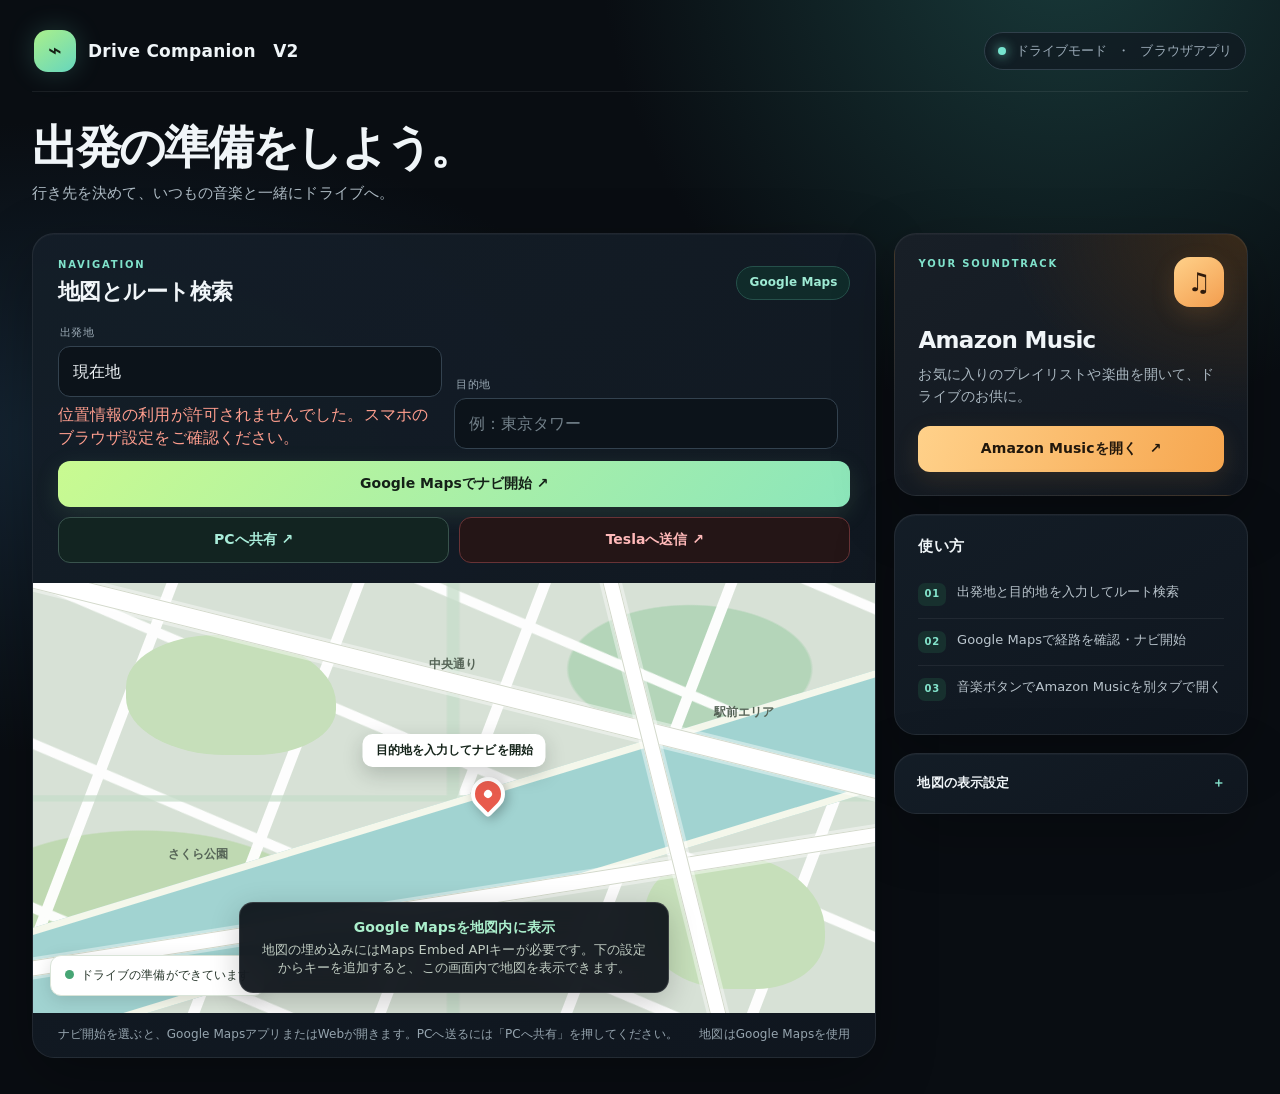
<file: index.html>
<!doctype html>
<html lang="ja">
<head>
<meta charset="utf-8"><meta name="viewport" content="width=device-width,initial-scale=1"><meta name="theme-color" content="#101713">
<title>Drive Companion　V2</title>
<style>
:root{color-scheme:dark;--bg:#101713;--panel:#18221c;--panel2:#202d25;--line:#304137;--muted:#a2b2a7;--text:#f2f7f3;--green:#b9f278;--mint:#70dfb0;--orange:#ffc477}*{box-sizing:border-box}body{margin:0;background:radial-gradient(ellipse at 78% 0%,#233b2d 0,transparent 36%),var(--bg);font:16px/1.45 system-ui,-apple-system,"Segoe UI",sans-serif;color:var(--text);min-height:100vh}.shell{max-width:1440px;margin:auto;padding:26px 32px 36px}.top{display:flex;align-items:center;justify-content:space-between;margin-bottom:24px}.brand{display:flex;align-items:center;gap:12px;font-size:19px;font-weight:750;letter-spacing:.02em}.brand-icon{width:42px;height:42px;border-radius:14px;background:var(--green);color:#172116;display:grid;place-items:center;font-size:23px}.top-right{display:flex;align-items:center;gap:10px;color:var(--muted);font-size:13px}.live{width:8px;height:8px;background:var(--mint);border-radius:50%;box-shadow:0 0 12px var(--mint)}h1{font-size:clamp(27px,3vw,38px);letter-spacing:-.035em;margin:0 0 6px}.intro{color:var(--muted);margin:0 0 25px}.layout{display:grid;grid-template-columns:minmax(0,1.65fr) minmax(310px,.8fr);gap:20px}.card{background:linear-gradient(145deg,#1b2720,#17201b);border:1px solid var(--line);border-radius:23px;overflow:hidden;box-shadow:0 15px 45px #0002}.map-card{min-height:670px;display:flex;flex-direction:column}.card-head{padding:21px 23px 15px;display:flex;align-items:center;justify-content:space-between}.eyebrow{font-size:11px;color:var(--mint);font-weight:800;letter-spacing:.12em;text-transform:uppercase}.card-title{font-size:20px;font-weight:700;margin-top:3px}.badge{background:#25372b;color:var(--green);border-radius:99px;padding:7px 11px;font-size:12px}.form{padding:0 23px 19px;display:grid;grid-template-columns:1fr 1fr auto;gap:10px}.field{position:relative}.field label{display:block;color:var(--muted);font-size:11px;margin:0 0 5px 2px}.field input,.keyrow input{width:100%;border:1px solid #3a4b40;background:#111a14;color:var(--text);padding:12px 13px;border-radius:12px;font:inherit;outline:none}.field input:focus,.keyrow input:focus{border-color:var(--mint);box-shadow:0 0 0 3px #70dfb022}.route-btn,.secondary,.music-btn{border:0;border-radius:12px;cursor:pointer;font:700 14px system-ui;transition:transform .15s,filter .15s}.route-btn:hover,.secondary:hover,.music-btn:hover{filter:brightness(1.08);transform:translateY(-1px)}.route-btn{align-self:end;background:var(--green);color:#142017;padding:13px 18px}.mapbox{position:relative;flex:1;min-height:400px;background:#dce3d6;color:#15241a;overflow:hidden}.mapbox iframe{width:100%;height:100%;min-height:400px;border:0;display:none}.mapbox.has-map iframe{display:block}.map-art{position:absolute;inset:0;overflow:hidden;background:#dfe8db}.mapbox.has-map .map-art{display:none}.map-art:before{content:"";position:absolute;inset:-15%;background:repeating-linear-gradient(28deg,transparent 0 82px,#fff 83px 91px,transparent 92px 151px),repeating-linear-gradient(116deg,transparent 0 94px,#fff 95px 104px,transparent 105px 174px);opacity:.92;transform:rotate(-5deg)}.map-art:after{content:"";position:absolute;inset:0;background:linear-gradient(90deg,transparent 49%,#c6ddca 49.3%,#c6ddca 50.5%,transparent 50.8%),linear-gradient(0deg,transparent 49%,#c6ddca 49.3%,#c6ddca 50.5%,transparent 50.8%);opacity:.75}.river{position:absolute;width:150%;height:115px;left:-12%;top:43%;background:#a8d8d0;transform:rotate(-17deg);border:7px solid #f4f7eb;z-index:1}.road{position:absolute;background:#fff;z-index:2;border:1px solid #d3d9cb;box-shadow:0 0 0 3px #ffffff6b}.r1{height:20px;width:120%;top:24%;left:-4%;transform:rotate(14deg)}.r2{height:16px;width:115%;top:72%;left:-7%;transform:rotate(-9deg)}.r3{height:16px;width:110%;top:48%;left:20%;transform:rotate(76deg)}.park{position:absolute;z-index:1;background:#c6dfba;border-radius:45% 60% 40% 50%;width:210px;height:120px;left:11%;top:12%}.park.p2{width:180px;height:135px;right:6%;left:auto;top:63%}.map-label{position:absolute;z-index:3;font-size:12px;color:#566457;font-weight:650}.l1{top:17%;left:47%}.l2{top:61%;left:16%}.l3{top:28%;right:12%}.pin{position:absolute;z-index:4;top:45%;left:52%;width:34px;height:34px;border-radius:50% 50% 50% 4px;transform:rotate(-45deg);background:#e85b4d;border:4px solid #fff;box-shadow:0 4px 12px #0004}.pin:after{content:"";position:absolute;width:8px;height:8px;border-radius:50%;background:white;top:9px;left:9px}.map-note{position:absolute;z-index:5;left:50%;top:calc(45% - 43px);transform:translateX(-50%);background:#fff;padding:7px 12px;border-radius:9px;font-size:12px;font-weight:700;box-shadow:0 3px 14px #0002;white-space:nowrap}.map-legend{position:absolute;z-index:5;left:17px;bottom:17px;border-radius:13px;padding:12px 15px;background:#fff;color:#26352a;box-shadow:0 4px 18px #0002;font-size:12px}.legend-dot{display:inline-block;width:9px;height:9px;background:#46a574;border-radius:50%;margin-right:7px}.map-overlay{position:absolute;inset:0;z-index:6;display:flex;align-items:flex-end;justify-content:center;padding:22px;pointer-events:none}.map-overlay button{pointer-events:auto}.mapbox.has-map .map-overlay{display:none}.map-message{max-width:430px;width:100%;text-align:center;background:#111a14ed;color:white;border:1px solid #516156;border-radius:15px;padding:14px 16px;font-size:13px;box-shadow:0 8px 30px #0003}.map-message strong{display:block;color:var(--green);font-size:14px;margin-bottom:3px}.map-message p{margin:0;color:#c0ccc2}.map-foot{padding:13px 20px;color:var(--muted);font-size:12px;display:flex;justify-content:space-between;gap:12px;align-items:center}.rightcol{display:flex;flex-direction:column;gap:20px}.music-card{padding:22px;min-height:263px;display:flex;flex-direction:column}.music-top{display:flex;justify-content:space-between;align-items:flex-start}.music-icon{width:50px;height:50px;border-radius:16px;background:#2a2520;color:#f3a84e;display:grid;place-items:center;font-size:26px}.music-card h2{font-size:22px;margin:17px 0 5px}.music-card p{color:var(--muted);font-size:14px;margin:0 0 19px}.music-btn{margin-top:auto;text-decoration:none;text-align:center;display:block;padding:13px 15px;background:#f0a64d;color:#23180e}.arrow{margin-left:8px}.tips{padding:21px}.tips h2{font-size:16px;margin:0 0 13px}.tip{display:flex;gap:11px;color:#bdc9bf;font-size:13px;padding:10px 0;border-top:1px solid #2b3a30}.tip:first-of-type{border:0}.tip-icon{color:var(--green)}.settings{padding:20px 21px}.settings summary{cursor:pointer;font-weight:700;font-size:14px;list-style:none;display:flex;justify-content:space-between}.settings summary:after{content:"＋";color:var(--green)}.settings[open] summary:after{content:"－"}.settings p{color:var(--muted);font-size:12px;margin:11px 0}.keyrow{display:flex;gap:8px}.keyrow input{font-size:12px}.secondary{background:#314238;color:#e5efe8;padding:0 12px}.status{font-size:11px;color:var(--muted);min-height:16px;margin-top:8px}.toast{position:fixed;bottom:20px;left:50%;transform:translate(-50%,20px);opacity:0;background:#26362b;border:1px solid #58705e;padding:10px 15px;border-radius:12px;color:#e6f3e7;font-size:13px;transition:.2s;pointer-events:none}.toast.show{opacity:1;transform:translate(-50%,0)}@media(max-width:850px){.layout{grid-template-columns:1fr}.map-card{min-height:620px}.rightcol{display:grid;grid-template-columns:1fr 1fr}.music-card{grid-row:span 2}}@media(max-width:570px){.shell{padding:18px 14px 25px}.top{margin-bottom:20px}.top-right{font-size:11px}.intro{font-size:14px}.layout{gap:14px}.map-card{min-height:600px}.card-head{padding:17px 16px 13px}.form{padding:0 16px 15px;grid-template-columns:1fr 1fr}.route-btn{grid-column:1/-1}.mapbox,.mapbox iframe{min-height:370px}.rightcol{display:flex}.music-card{min-height:245px}.map-foot{align-items:flex-start;flex-direction:column}.map-note{font-size:11px}.map-message{padding:11px}}
</style>
<style>
:root{--bg:#090d12;--panel:#111923;--panel2:#17222e;--line:#263442;--muted:#9babb8;--text:#f0f5f8;--green:#b9f278;--mint:#76e4cf;--orange:#ffbd69}
body{background:radial-gradient(ellipse at 83% -8%,#193b3b 0,transparent 31%),radial-gradient(ellipse at 5% 40%,#142432 0,transparent 34%),var(--bg);letter-spacing:.005em}
.shell{max-width:1480px;padding-top:30px}
.top{padding:0 2px 19px;border-bottom:1px solid #ffffff12;margin-bottom:30px}
.brand{font-size:17px;letter-spacing:.015em}.brand-icon{background:linear-gradient(145deg,#aaf08b,#66d6bd);box-shadow:0 0 28px #76e4cf33}
.top-right{padding:9px 13px;border:1px solid #30404b;background:#101820b8;border-radius:99px}
h1{font-size:clamp(30px,3.7vw,46px);letter-spacing:-.05em;line-height:1.1}.intro{font-size:15px;margin:10px 0 29px;color:#aebbc4}
.layout{grid-template-columns:minmax(0,1.72fr) minmax(300px,.72fr);gap:18px}
.card{background:linear-gradient(150deg,#141e28f5,#101720f5);border:1px solid #ffffff12;border-radius:22px;box-shadow:0 18px 60px #0004,inset 0 1px #ffffff08}
.map-card{min-height:690px}.card-head{padding:24px 25px 17px}.eyebrow{color:#80e2cb;font-size:10px;letter-spacing:.18em}.card-title{font-size:22px;letter-spacing:-.025em}.badge{background:#102b2a;border:1px solid #25504a;color:#9eebd4;padding:7px 12px;font-weight:700}
.form{padding:0 25px 20px;gap:12px;align-items:end}.field label{font-size:11px;letter-spacing:.035em;color:#9cabb6}.field input,.keyrow input{border-color:#33424f;background:#0c131a;border-radius:12px;padding:13px 14px}.field input::placeholder{color:#73818a}.field input:focus,.keyrow input:focus{border-color:#76e4cf;box-shadow:0 0 0 3px #76e4cf1a}
.route-btn{background:linear-gradient(130deg,#c9fa91,#8ce6bb);padding:14px 18px;box-shadow:0 7px 24px #99e99a20}.route-btn,.locate-btn,.music-btn{transition:transform .18s ease,filter .18s ease,box-shadow .18s ease}.route-btn:hover,.locate-btn:hover,.music-btn:hover{transform:translateY(-2px);filter:brightness(1.07)}
.origin-row{gap:8px}.gps-status{margin-top:6px;min-height:15px}.gps-status.error{color:#ff9e8e}.gps-status.success{color:#76e4cf}
.mapbox,.mapbox iframe{min-height:430px}.map-art{background-color:#d7e1d6;background-image:radial-gradient(ellipse at 78% 20%,#b4d5b9 0 13%,transparent 13.3%),radial-gradient(ellipse at 13% 76%,#bfd9b2 0 17%,transparent 17.3%)}.map-art:before{background:repeating-linear-gradient(28deg,transparent 0 82px,#fff 83px 92px,transparent 93px 151px),repeating-linear-gradient(116deg,transparent 0 94px,#fff 95px 105px,transparent 106px 174px);opacity:.96}.river{background:#a1d3d1}.map-note{border-radius:10px;padding:8px 13px;box-shadow:0 7px 20px #18241c35}.map-legend{border:1px solid #d9e4d8;border-radius:11px;padding:11px 14px}.map-overlay{padding:20px}.map-message{background:#0b1117ed;border-color:#ffffff22;backdrop-filter:blur(12px);border-radius:14px}.map-message strong{color:#abefcc}
.map-foot{padding:13px 25px;color:#96a5af}.rightcol{gap:18px}.music-card{padding:23px;min-height:255px;background:radial-gradient(ellipse at 100% 0%,#382919 0,transparent 48%),linear-gradient(150deg,#181f27,#121820)}.music-icon{background:linear-gradient(145deg,#ffd18a,#f39d4e);color:#301b0c;box-shadow:0 8px 24px #f39d4e25}.music-card h2{font-size:23px;letter-spacing:-.03em}.music-card p{color:#aab7c0;line-height:1.6}.music-btn{border-radius:12px;background:linear-gradient(110deg,#ffd18a,#f6a64f);box-shadow:0 8px 25px #f2a95020;padding:14px;color:#21170c}
.tips{padding:21px 23px}.tips h2{font-size:15px;letter-spacing:.02em}.tip{border-color:#ffffff10;color:#bac5cd;padding:12px 0}.tip-icon{font-size:10px;font-weight:800;letter-spacing:.08em;color:#83e3cb;background:#17302e;border-radius:7px;padding:4px 6px;height:max-content}
.settings{padding:20px 22px}.settings summary{font-size:13px}.settings summary:after{color:#86e6cf}.settings p{line-height:1.6}.secondary{background:#263741;border:1px solid #3a505c;border-radius:10px}.status{line-height:1.5}
.toast{background:#15241f;border-color:#427263;box-shadow:0 10px 35px #0005}
@media(max-width:850px){.layout{grid-template-columns:1fr}.map-card{min-height:640px}.rightcol{gap:14px}.music-card{grid-row:span 2}}
@media(max-width:570px){.shell{padding:17px 13px 24px}.top{padding-bottom:15px;margin-bottom:24px}.brand{font-size:15px;gap:9px}.brand-icon{width:38px;height:38px}.top-right{padding:7px 9px;gap:6px;font-size:10px}.intro{font-size:14px;margin-bottom:22px}.map-card{min-height:630px}.card-head{padding:19px 16px 14px}.form{padding:0 16px 16px;gap:9px}.route-btn{grid-column:1/-1;min-height:46px}.mapbox,.mapbox iframe{min-height:370px}.map-foot{padding:12px 16px}.music-card{min-height:235px}.tips{padding:19px}.settings{padding:18px}.keyrow{align-items:stretch}.secondary{min-height:42px}}
</style>
<style>.form-actions{grid-column:1/-1;display:grid;grid-template-columns:1fr 1fr;gap:10px}.form-actions .route-btn{grid-column:1/-1;align-self:auto}.share-btn,.tesla-btn{border:1px solid #39534d;border-radius:12px;background:#122421;color:#a9edda;padding:13px 17px;cursor:pointer;font:700 14px system-ui;transition:transform .18s,filter .18s}.tesla-btn{background:#241516;border-color:#683336;color:#ffb9b9}.share-btn:hover,.tesla-btn:hover{transform:translateY(-2px);filter:brightness(1.08)}@media(max-width:570px){.form-actions button{min-height:46px;padding:10px 8px}}</style>
</head>
<body><main class="shell"><header class="top"><div class="brand"><div class="brand-icon">⌁</div><span>Drive Companion　V2</span></div><div class="top-right"><span class="live"></span>ドライブモード <span>・</span> ブラウザアプリ</div></header><h1>出発の準備をしよう。</h1><p class="intro">行き先を決めて、いつもの音楽と一緒にドライブへ。</p>
<div class="layout"><section class="card map-card"><div class="card-head"><div><div class="eyebrow">Navigation</div><div class="card-title">地図とルート検索</div></div><span class="badge">Google Maps</span></div><form class="form" id="routeForm"><div class="field"><label for="origin">出発地</label><div class="origin-row"><input id="origin" value="現在地" autocomplete="street-address"></div><div class="gps-status" id="gpsStatus" role="status" aria-live="polite">スマホで開き、位置情報の利用を許可してください</div></div><div class="field"><label for="destination">目的地</label><input id="destination" placeholder="例：東京タワー" required autocomplete="street-address"></div><div class="form-actions"><button class="route-btn" type="submit">Google Mapsでナビ開始 ↗</button><button class="share-btn" id="shareRoute" type="button">PCへ共有 ↗</button><button class="tesla-btn" id="shareTesla" type="button">Teslaへ送信 ↗</button></div></form><div class="mapbox" id="mapbox"><div class="map-art"><div class="park"></div><div class="park p2"></div><div class="river"></div><div class="road r1"></div><div class="road r2"></div><div class="road r3"></div><span class="map-label l1">中央通り</span><span class="map-label l2">さくら公園</span><span class="map-label l3">駅前エリア</span><span class="map-note" id="mapNote">目的地を入力してナビを開始</span><span class="pin"></span><div class="map-legend"><span class="legend-dot"></span><span id="legendText">ドライブの準備ができています</span></div></div><iframe id="mapFrame" title="Google Maps 地図" loading="lazy" referrerpolicy="no-referrer-when-downgrade" allowfullscreen></iframe><div class="map-overlay"><div class="map-message"><strong>Google Mapsを地図内に表示</strong><p>地図の埋め込みにはMaps Embed APIキーが必要です。下の設定からキーを追加すると、この画面内で地図を表示できます。</p></div></div></div><div class="map-foot"><span>ナビ開始を選ぶと、Google MapsアプリまたはWebが開きます。PCへ送るには「PCへ共有」を押してください。</span><span>地図はGoogle Mapsを使用</span></div></section>
<aside class="rightcol"><section class="card music-card"><div class="music-top"><div><div class="eyebrow">Your soundtrack</div></div><div class="music-icon">♫</div></div><h2>Amazon Music</h2><p>お気に入りのプレイリストや楽曲を開いて、ドライブのお供に。</p><a class="music-btn" href="https://music.amazon.co.jp/" target="_blank" rel="noopener noreferrer">Amazon Musicを開く <span class="arrow">↗</span></a></section><section class="card tips"><h2>使い方</h2><div class="tip"><span class="tip-icon">01</span><span>出発地と目的地を入力してルート検索</span></div><div class="tip"><span class="tip-icon">02</span><span>Google Mapsで経路を確認・ナビ開始</span></div><div class="tip"><span class="tip-icon">03</span><span>音楽ボタンでAmazon Musicを別タブで開く</span></div></section><details class="card settings" id="settings"><summary>地図の表示設定</summary><p>Google CloudでMaps Embed APIを有効にしたAPIキーを入力すると、地図をこの画面に表示します。キーはこのブラウザにのみ保存されます。</p><div class="keyrow"><input id="apiKey" type="password" placeholder="Google Maps APIキー" autocomplete="off"><button class="secondary" id="saveKey">保存</button></div><div class="status" id="keyStatus"></div></details></aside></div></main><div class="toast" id="toast"></div>
<script>
const $=s=>document.querySelector(s), mapbox=$('#mapbox'), frame=$('#mapFrame'), toast=$('#toast');let toastTimer;
function say(text){toast.textContent=text;toast.classList.add('show');clearTimeout(toastTimer);toastTimer=setTimeout(()=>toast.classList.remove('show'),2600)}
function loadKey(){try{return localStorage.getItem('driveCompanionMapsKey')||''}catch{return ''}}
function mapUrl(key,query){return `https://www.google.com/maps/embed/v1/search?key=${encodeURIComponent(key)}&q=${encodeURIComponent(query||'Japan')}`}
function showEmbed(query){const key=loadKey();if(!key)return;frame.src=mapUrl(key,query);mapbox.classList.add('has-map');$('#keyStatus').textContent='APIキーを保存しました。地図を表示しています。'}
function showDirectionsEmbed(origin,destination){const key=loadKey();if(!key)return;const params=new URLSearchParams({key,origin:origin||'Current Location',destination,mode:'driving'});frame.src=`https://www.google.com/maps/embed/v1/directions?${params}`;mapbox.classList.add('has-map');$('#keyStatus').textContent='入力した出発地から目的地までのルートを地図に表示しています。'}
let latestPosition=null,gpsOrigin=null,lastAppliedAt=0,lastMappedPosition=null,originInitialized=false,originIsGps=true,routeIsActive=false;const gpsStatus=$('#gpsStatus');$('#origin').addEventListener('input',()=>{originInitialized=true;originIsGps=false});
const sharedParams=new URLSearchParams(location.search),sharedOrigin=sharedParams.get('origin'),sharedDestination=sharedParams.get('destination');if(sharedOrigin||sharedDestination){if(sharedOrigin){$('#origin').value=sharedOrigin;originInitialized=true;originIsGps=false}if(sharedDestination)$('#destination').value=sharedDestination;gpsStatus.textContent='スマホから受け取ったルートです';gpsStatus.className='gps-status success'}
function applyLatestPosition(){if(!latestPosition)return;const now=Date.now();if(now-lastAppliedAt<1000)return;lastAppliedAt=now;const {latitude:lat,longitude:lng}=latestPosition.coords;if(!gpsOrigin)gpsOrigin=`${lat.toFixed(6)}, ${lng.toFixed(6)}`;if(!originInitialized){originInitialized=true;originIsGps=true}gpsStatus.textContent='現在地を取得しました · 出発地は「現在地」';gpsStatus.className='gps-status success';$('#mapNote').textContent='現在地';$('#legendText').textContent=`現在地 ${lat.toFixed(4)}, ${lng.toFixed(4)}`;if(!routeIsActive&&loadKey()&&(!lastMappedPosition||Math.abs(lastMappedPosition.lat-lat)>0.0005||Math.abs(lastMappedPosition.lng-lng)>0.0005)){lastMappedPosition={lat,lng};showEmbed(`${lat},${lng}`)}}
function startLocationUpdates(){if(!window.isSecureContext){gpsStatus.textContent='スマホの位置情報を使うにはHTTPSのサイトで開いてください。';gpsStatus.classList.add('error');return}if(!('geolocation'in navigator)){gpsStatus.textContent='このブラウザでは位置情報を利用できません。';gpsStatus.classList.add('error');return}navigator.geolocation.watchPosition(position=>{latestPosition=position;applyLatestPosition()},error=>{const messages={1:'位置情報の利用が許可されませんでした。スマホのブラウザ設定をご確認ください。',2:'現在地を取得できません。GPSや電波状況をご確認ください。',3:'位置情報の取得がタイムアウトしました。'};gpsStatus.textContent=messages[error.code]||'現在地を取得できません。';gpsStatus.className='gps-status error'},{enableHighAccuracy:true,timeout:20000,maximumAge:1000});setInterval(applyLatestPosition,1000)}
$('#routeForm').addEventListener('submit',e=>{e.preventDefault();const typedOrigin=$('#origin').value.trim(),origin=originIsGps?gpsOrigin:(typedOrigin==='現在地'?'':typedOrigin),dest=$('#destination').value.trim();if(!dest)return;routeIsActive=true;const params=new URLSearchParams({api:'1',destination:dest,travelmode:'driving'});if(origin)params.set('origin',origin);if(originIsGps||!origin)params.set('dir_action','navigate');const url='https://www.google.com/maps/dir/?'+params.toString();const opened=window.open(url,'_blank');if(!opened){window.location.href=url}$('#mapNote').textContent=dest;$('#legendText').textContent=origin?`${origin} から ${dest}`:`目的地：${dest}`;if(loadKey())showDirectionsEmbed(origin,dest);else say(originIsGps||!origin?'Google Mapsでナビを開きました。':'入力した出発地からのルートをGoogle Mapsで開きました。画面が出たら「開始」を押してください。アプリ内表示にはMaps Embed APIキーが必要です。')});
async function copyRouteLink(url){try{await navigator.clipboard.writeText(url);say('共有リンクをコピーしました。PCで開いてください。')}catch{prompt('この共有リンクをPCに送って、PCのブラウザで開いてください。',url)}}
$('#shareRoute').addEventListener('click',async()=>{const origin=originIsGps?gpsOrigin:$('#origin').value.trim(),dest=$('#destination').value.trim();if(!origin||!dest){say(originIsGps&&!gpsOrigin?'現在地を取得中です。取得後にもう一度共有してください。':'出発地と目的地を入力してから共有してください。');return}const shareUrl=new URL(location.href);shareUrl.search='';shareUrl.hash='';shareUrl.searchParams.set('origin',origin);shareUrl.searchParams.set('destination',dest);if(navigator.share){try{await navigator.share({title:'Drive Companion ルート',text:'スマホからPCへルートを共有',url:shareUrl.toString()});return}catch(error){if(error.name==='AbortError')return}}await copyRouteLink(shareUrl.toString())});
$('#shareTesla').addEventListener('click',async()=>{const dest=$('#destination').value.trim();if(!dest){say('先に目的地を入力してください。');return}const mapsUrl=`https://www.google.com/maps/search/?api=1&query=${encodeURIComponent(dest)}`;if(navigator.share){try{await navigator.share({title:dest,text:dest,url:mapsUrl});return}catch(error){if(error.name==='AbortError')return}}await copyRouteLink(dest)});
$('#saveKey').addEventListener('click',()=>{const key=$('#apiKey').value.trim();if(!key){say('APIキーを入力してください');return}try{localStorage.setItem('driveCompanionMapsKey',key)}catch{}$('#keyStatus').textContent='キーを保存しました。地図を読み込んでいます。';showEmbed($('#destination').value.trim()||'Tokyo, Japan');say('地図の設定を保存しました')});
const stored=loadKey();if(stored){$('#apiKey').value=stored;showEmbed('Tokyo, Japan')}
startLocationUpdates();
</script></body></html>
</file>
<file: style.css>
/* Extracted style block 1; original cascade order preserved. */
:root{color-scheme:dark;--bg:#101713;--panel:#18221c;--panel2:#202d25;--line:#304137;--muted:#a2b2a7;--text:#f2f7f3;--green:#b9f278;--mint:#70dfb0;--orange:#ffc477}*{box-sizing:border-box}body{margin:0;background:radial-gradient(ellipse at 78% 0%,#233b2d 0,transparent 36%),var(--bg);font:16px/1.45 system-ui,-apple-system,"Segoe UI",sans-serif;color:var(--text);min-height:100vh}.shell{max-width:1440px;margin:auto;padding:26px 32px 36px}.top{display:flex;align-items:center;justify-content:space-between;margin-bottom:24px}.brand{display:flex;align-items:center;gap:12px;font-size:19px;font-weight:750;letter-spacing:.02em}.brand-icon{width:42px;height:42px;border-radius:14px;background:var(--green);color:#172116;display:grid;place-items:center;font-size:23px}.top-right{display:flex;align-items:center;gap:10px;color:var(--muted);font-size:13px}.live{width:8px;height:8px;background:var(--mint);border-radius:50%;box-shadow:0 0 12px var(--mint)}h1{font-size:clamp(27px,3vw,38px);letter-spacing:-.035em;margin:0 0 6px}.intro{color:var(--muted);margin:0 0 25px}.layout{display:grid;grid-template-columns:minmax(0,1.65fr) minmax(310px,.8fr);gap:20px}.card{background:linear-gradient(145deg,#1b2720,#17201b);border:1px solid var(--line);border-radius:23px;overflow:hidden;box-shadow:0 15px 45px #0002}.map-card{min-height:670px;display:flex;flex-direction:column}.card-head{padding:21px 23px 15px;display:flex;align-items:center;justify-content:space-between}.eyebrow{font-size:11px;color:var(--mint);font-weight:800;letter-spacing:.12em;text-transform:uppercase}.card-title{font-size:20px;font-weight:700;margin-top:3px}.badge{background:#25372b;color:var(--green);border-radius:99px;padding:7px 11px;font-size:12px}.form{padding:0 23px 19px;display:grid;grid-template-columns:1fr 1fr auto;gap:10px}.field{position:relative}.field label{display:block;color:var(--muted);font-size:11px;margin:0 0 5px 2px}.field input,.keyrow input{width:100%;border:1px solid #3a4b40;background:#111a14;color:var(--text);padding:12px 13px;border-radius:12px;font:inherit;outline:none}.field input:focus,.keyrow input:focus{border-color:var(--mint);box-shadow:0 0 0 3px #70dfb022}.route-btn,.secondary,.music-btn{border:0;border-radius:12px;cursor:pointer;font:700 14px system-ui;transition:transform .15s,filter .15s}.route-btn:hover,.secondary:hover,.music-btn:hover{filter:brightness(1.08);transform:translateY(-1px)}.route-btn{align-self:end;background:var(--green);color:#142017;padding:13px 18px}.mapbox{position:relative;flex:1;min-height:400px;background:#dce3d6;color:#15241a;overflow:hidden}.mapbox iframe{width:100%;height:100%;min-height:400px;border:0;display:none}.mapbox.has-map iframe{display:block}.map-art{position:absolute;inset:0;overflow:hidden;background:#dfe8db}.mapbox.has-map .map-art{display:none}.map-art:before{content:"";position:absolute;inset:-15%;background:repeating-linear-gradient(28deg,transparent 0 82px,#fff 83px 91px,transparent 92px 151px),repeating-linear-gradient(116deg,transparent 0 94px,#fff 95px 104px,transparent 105px 174px);opacity:.92;transform:rotate(-5deg)}.map-art:after{content:"";position:absolute;inset:0;background:linear-gradient(90deg,transparent 49%,#c6ddca 49.3%,#c6ddca 50.5%,transparent 50.8%),linear-gradient(0deg,transparent 49%,#c6ddca 49.3%,#c6ddca 50.5%,transparent 50.8%);opacity:.75}.river{position:absolute;width:150%;height:115px;left:-12%;top:43%;background:#a8d8d0;transform:rotate(-17deg);border:7px solid #f4f7eb;z-index:1}.road{position:absolute;background:#fff;z-index:2;border:1px solid #d3d9cb;box-shadow:0 0 0 3px #ffffff6b}.r1{height:20px;width:120%;top:24%;left:-4%;transform:rotate(14deg)}.r2{height:16px;width:115%;top:72%;left:-7%;transform:rotate(-9deg)}.r3{height:16px;width:110%;top:48%;left:20%;transform:rotate(76deg)}.park{position:absolute;z-index:1;background:#c6dfba;border-radius:45% 60% 40% 50%;width:210px;height:120px;left:11%;top:12%}.park.p2{width:180px;height:135px;right:6%;left:auto;top:63%}.map-label{position:absolute;z-index:3;font-size:12px;color:#566457;font-weight:650}.l1{top:17%;left:47%}.l2{top:61%;left:16%}.l3{top:28%;right:12%}.pin{position:absolute;z-index:4;top:45%;left:52%;width:34px;height:34px;border-radius:50% 50% 50% 4px;transform:rotate(-45deg);background:#e85b4d;border:4px solid #fff;box-shadow:0 4px 12px #0004}.pin:after{content:"";position:absolute;width:8px;height:8px;border-radius:50%;background:white;top:9px;left:9px}.map-note{position:absolute;z-index:5;left:50%;top:calc(45% - 43px);transform:translateX(-50%);background:#fff;padding:7px 12px;border-radius:9px;font-size:12px;font-weight:700;box-shadow:0 3px 14px #0002;white-space:nowrap}.map-legend{position:absolute;z-index:5;left:17px;bottom:17px;border-radius:13px;padding:12px 15px;background:#fff;color:#26352a;box-shadow:0 4px 18px #0002;font-size:12px}.legend-dot{display:inline-block;width:9px;height:9px;background:#46a574;border-radius:50%;margin-right:7px}.map-overlay{position:absolute;inset:0;z-index:6;display:flex;align-items:flex-end;justify-content:center;padding:22px;pointer-events:none}.map-overlay button{pointer-events:auto}.mapbox.has-map .map-overlay{display:none}.map-message{max-width:430px;width:100%;text-align:center;background:#111a14ed;color:white;border:1px solid #516156;border-radius:15px;padding:14px 16px;font-size:13px;box-shadow:0 8px 30px #0003}.map-message strong{display:block;color:var(--green);font-size:14px;margin-bottom:3px}.map-message p{margin:0;color:#c0ccc2}.map-foot{padding:13px 20px;color:var(--muted);font-size:12px;display:flex;justify-content:space-between;gap:12px;align-items:center}.rightcol{display:flex;flex-direction:column;gap:20px}.music-card{padding:22px;min-height:263px;display:flex;flex-direction:column}.music-top{display:flex;justify-content:space-between;align-items:flex-start}.music-icon{width:50px;height:50px;border-radius:16px;background:#2a2520;color:#f3a84e;display:grid;place-items:center;font-size:26px}.music-card h2{font-size:22px;margin:17px 0 5px}.music-card p{color:var(--muted);font-size:14px;margin:0 0 19px}.music-btn{margin-top:auto;text-decoration:none;text-align:center;display:block;padding:13px 15px;background:#f0a64d;color:#23180e}.arrow{margin-left:8px}.tips{padding:21px}.tips h2{font-size:16px;margin:0 0 13px}.tip{display:flex;gap:11px;color:#bdc9bf;font-size:13px;padding:10px 0;border-top:1px solid #2b3a30}.tip:first-of-type{border:0}.tip-icon{color:var(--green)}.settings{padding:20px 21px}.settings summary{cursor:pointer;font-weight:700;font-size:14px;list-style:none;display:flex;justify-content:space-between}.settings summary:after{content:"＋";color:var(--green)}.settings[open] summary:after{content:"－"}.settings p{color:var(--muted);font-size:12px;margin:11px 0}.keyrow{display:flex;gap:8px}.keyrow input{font-size:12px}.secondary{background:#314238;color:#e5efe8;padding:0 12px}.status{font-size:11px;color:var(--muted);min-height:16px;margin-top:8px}.toast{position:fixed;bottom:20px;left:50%;transform:translate(-50%,20px);opacity:0;background:#26362b;border:1px solid #58705e;padding:10px 15px;border-radius:12px;color:#e6f3e7;font-size:13px;transition:.2s;pointer-events:none}.toast.show{opacity:1;transform:translate(-50%,0)}@media(max-width:850px){.layout{grid-template-columns:1fr}.map-card{min-height:620px}.rightcol{display:grid;grid-template-columns:1fr 1fr}.music-card{grid-row:span 2}}@media(max-width:570px){.shell{padding:18px 14px 25px}.top{margin-bottom:20px}.top-right{font-size:11px}.intro{font-size:14px}.layout{gap:14px}.map-card{min-height:600px}.card-head{padding:17px 16px 13px}.form{padding:0 16px 15px;grid-template-columns:1fr 1fr}.route-btn{grid-column:1/-1}.mapbox,.mapbox iframe{min-height:370px}.rightcol{display:flex}.music-card{min-height:245px}.map-foot{align-items:flex-start;flex-direction:column}.map-note{font-size:11px}.map-message{padding:11px}}

/* Extracted style block 2; original cascade order preserved. */
:root{--bg:#090d12;--panel:#111923;--panel2:#17222e;--line:#263442;--muted:#9babb8;--text:#f0f5f8;--green:#b9f278;--mint:#76e4cf;--orange:#ffbd69}
body{background:radial-gradient(ellipse at 83% -8%,#193b3b 0,transparent 31%),radial-gradient(ellipse at 5% 40%,#142432 0,transparent 34%),var(--bg);letter-spacing:.005em}
.shell{max-width:1480px;padding-top:30px}
.top{padding:0 2px 19px;border-bottom:1px solid #ffffff12;margin-bottom:30px}
.brand{font-size:17px;letter-spacing:.015em}.brand-icon{background:linear-gradient(145deg,#aaf08b,#66d6bd);box-shadow:0 0 28px #76e4cf33}
.top-right{padding:9px 13px;border:1px solid #30404b;background:#101820b8;border-radius:99px}
h1{font-size:clamp(30px,3.7vw,46px);letter-spacing:-.05em;line-height:1.1}.intro{font-size:15px;margin:10px 0 29px;color:#aebbc4}
.layout{grid-template-columns:minmax(0,1.72fr) minmax(300px,.72fr);gap:18px}
.card{background:linear-gradient(150deg,#141e28f5,#101720f5);border:1px solid #ffffff12;border-radius:22px;box-shadow:0 18px 60px #0004,inset 0 1px #ffffff08}
.map-card{min-height:690px}.card-head{padding:24px 25px 17px}.eyebrow{color:#80e2cb;font-size:10px;letter-spacing:.18em}.card-title{font-size:22px;letter-spacing:-.025em}.badge{background:#102b2a;border:1px solid #25504a;color:#9eebd4;padding:7px 12px;font-weight:700}
.form{padding:0 25px 20px;gap:12px;align-items:end}.field label{font-size:11px;letter-spacing:.035em;color:#9cabb6}.field input,.keyrow input{border-color:#33424f;background:#0c131a;border-radius:12px;padding:13px 14px}.field input::placeholder{color:#73818a}.field input:focus,.keyrow input:focus{border-color:#76e4cf;box-shadow:0 0 0 3px #76e4cf1a}
.route-btn{background:linear-gradient(130deg,#c9fa91,#8ce6bb);padding:14px 18px;box-shadow:0 7px 24px #99e99a20}.route-btn,.locate-btn,.music-btn{transition:transform .18s ease,filter .18s ease,box-shadow .18s ease}.route-btn:hover,.locate-btn:hover,.music-btn:hover{transform:translateY(-2px);filter:brightness(1.07)}
.origin-row{gap:8px}.gps-status{margin-top:6px;min-height:15px}.gps-status.error{color:#ff9e8e}.gps-status.success{color:#76e4cf}
.mapbox,.mapbox iframe{min-height:430px}.map-art{background-color:#d7e1d6;background-image:radial-gradient(ellipse at 78% 20%,#b4d5b9 0 13%,transparent 13.3%),radial-gradient(ellipse at 13% 76%,#bfd9b2 0 17%,transparent 17.3%)}.map-art:before{background:repeating-linear-gradient(28deg,transparent 0 82px,#fff 83px 92px,transparent 93px 151px),repeating-linear-gradient(116deg,transparent 0 94px,#fff 95px 105px,transparent 106px 174px);opacity:.96}.river{background:#a1d3d1}.map-note{border-radius:10px;padding:8px 13px;box-shadow:0 7px 20px #18241c35}.map-legend{border:1px solid #d9e4d8;border-radius:11px;padding:11px 14px}.map-overlay{padding:20px}.map-message{background:#0b1117ed;border-color:#ffffff22;backdrop-filter:blur(12px);border-radius:14px}.map-message strong{color:#abefcc}
.map-foot{padding:13px 25px;color:#96a5af}.rightcol{gap:18px}.music-card{padding:23px;min-height:255px;background:radial-gradient(ellipse at 100% 0%,#382919 0,transparent 48%),linear-gradient(150deg,#181f27,#121820)}.music-icon{background:linear-gradient(145deg,#ffd18a,#f39d4e);color:#301b0c;box-shadow:0 8px 24px #f39d4e25}.music-card h2{font-size:23px;letter-spacing:-.03em}.music-card p{color:#aab7c0;line-height:1.6}.music-btn{border-radius:12px;background:linear-gradient(110deg,#ffd18a,#f6a64f);box-shadow:0 8px 25px #f2a95020;padding:14px;color:#21170c}
.tips{padding:21px 23px}.tips h2{font-size:15px;letter-spacing:.02em}.tip{border-color:#ffffff10;color:#bac5cd;padding:12px 0}.tip-icon{font-size:10px;font-weight:800;letter-spacing:.08em;color:#83e3cb;background:#17302e;border-radius:7px;padding:4px 6px;height:max-content}
.settings{padding:20px 22px}.settings summary{font-size:13px}.settings summary:after{color:#86e6cf}.settings p{line-height:1.6}.secondary{background:#263741;border:1px solid #3a505c;border-radius:10px}.status{line-height:1.5}
.toast{background:#15241f;border-color:#427263;box-shadow:0 10px 35px #0005}
@media(max-width:850px){.layout{grid-template-columns:1fr}.map-card{min-height:640px}.rightcol{gap:14px}.music-card{grid-row:span 2}}
@media(max-width:570px){.shell{padding:17px 13px 24px}.top{padding-bottom:15px;margin-bottom:24px}.brand{font-size:15px;gap:9px}.brand-icon{width:38px;height:38px}.top-right{padding:7px 9px;gap:6px;font-size:10px}.intro{font-size:14px;margin-bottom:22px}.map-card{min-height:630px}.card-head{padding:19px 16px 14px}.form{padding:0 16px 16px;gap:9px}.route-btn{grid-column:1/-1;min-height:46px}.mapbox,.mapbox iframe{min-height:370px}.map-foot{padding:12px 16px}.music-card{min-height:235px}.tips{padding:19px}.settings{padding:18px}.keyrow{align-items:stretch}.secondary{min-height:42px}}

/* Extracted style block 3; original cascade order preserved. */
.form-actions{grid-column:1/-1;display:grid;grid-template-columns:1fr 1fr;gap:10px}.form-actions .route-btn{grid-column:1/-1;align-self:auto}.share-btn,.tesla-btn{border:1px solid #39534d;border-radius:12px;background:#122421;color:#a9edda;padding:13px 17px;cursor:pointer;font:700 14px system-ui;transition:transform .18s,filter .18s}.tesla-btn{background:#241516;border-color:#683336;color:#ffb9b9}.share-btn:hover,.tesla-btn:hover{transform:translateY(-2px);filter:brightness(1.08)}@media(max-width:570px){.form-actions button{min-height:46px;padding:10px 8px}}
</file>
